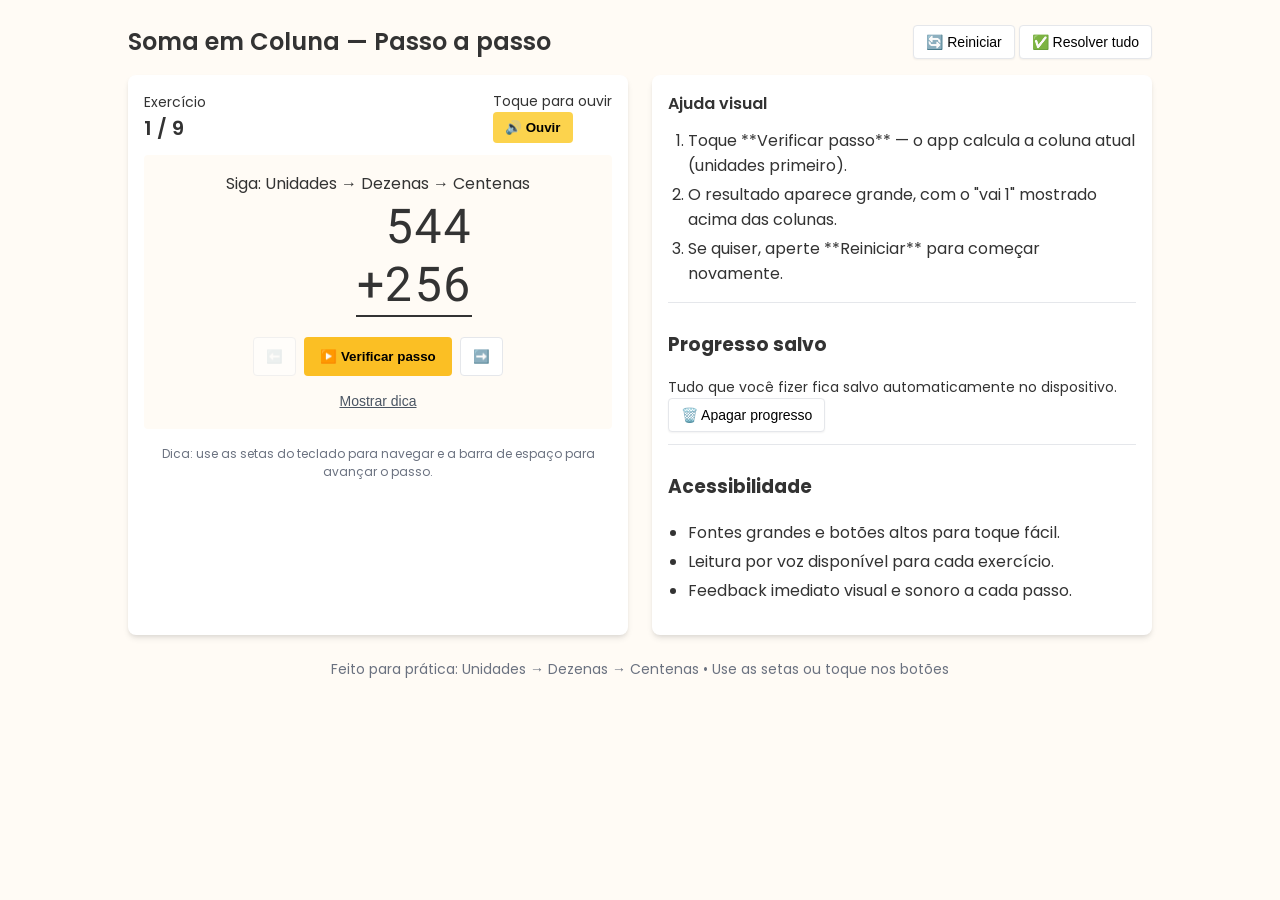
<file: index.html>
<!DOCTYPE html>
<html lang="pt-BR">
<head>
    <meta charset="UTF-8">
    <meta name="viewport" content="width=device-width, initial-scale=1.0">
    <title>Soma em Coluna - Exercícios Interativos</title>
    <style>
        @import url('https://fonts.googleapis.com/css2?family=Poppins:wght@400;600&family=Roboto+Mono:wght@400;700&display=swap');
        
        :root {
            --primary-bg: #fffbf5;
            --accent-color: #fcd34d;
            --accent-dark: #fbbf24;
            --text-color: #333;
            --gray-light: #f3f4f6;
            --border-color: #e5e7eb;
        }

        body {
            font-family: 'Poppins', sans-serif;
            background-color: var(--primary-bg);
            color: var(--text-color);
            margin: 0;
            padding: 1.5rem;
        }

        .container {
            max-width: 64rem;
            margin: auto;
        }

        header {
            display: flex;
            justify-content: space-between;
            align-items: center;
            margin-bottom: 1rem;
        }
        
        h1 {
            font-size: 1.5rem;
            font-weight: 600;
            margin: 0;
        }

        .button-group button {
            padding: 0.5rem 0.75rem;
            border-radius: 0.25rem;
            box-shadow: 0 1px 2px rgba(0,0,0,0.05);
            border: 1px solid var(--border-color);
            background-color: white;
            cursor: pointer;
            font-size: 0.875rem;
            transition: background-color 0.2s;
        }
        .button-group button:hover {
            background-color: var(--gray-light);
        }

        .main-grid {
            display: grid;
            grid-template-columns: 1fr;
            gap: 1.5rem;
        }
        @media (min-width: 768px) {
            .main-grid {
                grid-template-columns: 1fr 1fr;
            }
        }
        
        .panel {
            background-color: white;
            padding: 1rem;
            border-radius: 0.5rem;
            box-shadow: 0 4px 6px -1px rgba(0,0,0,0.1), 0 2px 4px -1px rgba(0,0,0,0.06);
        }
        
        .problem-info {
            display: flex;
            justify-content: space-between;
            align-items: center;
            margin-bottom: 0.75rem;
        }
        
        .problem-info .text-sm {
            font-size: 0.875rem;
        }
        
        .problem-info .text-xl {
            font-size: 1.25rem;
            font-weight: 600;
        }

        .action-button {
            padding: 0.5rem 0.75rem;
            border-radius: 0.25rem;
            background-color: var(--accent-color);
            font-weight: 600;
            border: none;
            cursor: pointer;
            transition: background-color 0.2s;
        }
        .action-button:hover {
            background-color: var(--accent-dark);
        }

        .problem-display {
            background-color: var(--primary-bg);
            border-radius: 0.25rem;
            padding: 1rem;
            text-align: center;
        }

        .problem-visual {
            display: flex;
            justify-content: center;
            align-items: flex-end;
            gap: 0.5rem;
            user-select: none;
        }

        .carries {
            display: flex;
            flex-direction: column;
            align-items: center;
            width: 4rem;
            font-size: 1rem;
            font-family: 'Roboto Mono', monospace;
            height: 4.5rem; /* space for 3 digits + carries */
        }
        .carries > div {
            height: 1.5rem;
            font-weight: 700;
            color: #d97706; /* amber-600 */
        }

        .numbers {
            text-align: right;
            font-family: 'Roboto Mono', monospace;
            font-size: 2rem;
        }
        @media (min-width: 768px) {
            .numbers {
                font-size: 3rem;
            }
        }

        .numbers .line-1, .numbers .line-2 {
            line-height: 1.2;
        }
        
        .numbers .result {
            border-top: 2px solid var(--text-color);
            margin-top: 0.25rem;
            padding-top: 0.25rem;
            font-size: 2.5rem;
            line-height: 1.2;
        }
        @media (min-width: 768px) {
            .numbers .result {
                font-size: 3.5rem;
            }
        }

        .navigation-buttons {
            margin-top: 1rem;
            display: flex;
            gap: 0.5rem;
            justify-content: center;
        }

        .nav-button {
            padding: 0.5rem 0.75rem;
            border-radius: 0.25rem;
            background-color: white;
            border: 1px solid var(--border-color);
            cursor: pointer;
            transition: background-color 0.2s;
        }
        .nav-button:hover {
            background-color: var(--gray-light);
        }
        .nav-button:disabled {
            opacity: 0.5;
            cursor: not-allowed;
        }

        .main-button {
            padding: 0.75rem 1rem;
            border-radius: 0.25rem;
            background-color: var(--accent-dark);
            color: black;
            font-weight: 600;
            border: none;
            cursor: pointer;
            transition: background-color 0.2s;
        }
        .main-button:hover {
            background-color: #f59e0b; /* amber-500 */
        }

        .hint-toggle {
            display: block;
            margin-top: 0.75rem;
            text-align: center;
        }
        .hint-toggle button {
            background: none;
            border: none;
            text-decoration: underline;
            cursor: pointer;
            font-size: 0.875rem;
            color: #4b5563;
        }
        .hint-box {
            margin-top: 0.75rem;
            background-color: white;
            padding: 0.5rem;
            border-radius: 0.25rem;
            font-size: 0.875rem;
            text-align: left;
        }

        .help-section {
            display: flex;
            flex-direction: column;
            gap: 0.75rem;
        }

        .help-section h2 {
            font-size: 1rem;
            font-weight: 600;
            margin: 0;
        }
        
        .help-section ol {
            padding-left: 1.25rem;
            margin: 0;
        }
        .help-section li {
            margin-bottom: 0.25rem;
        }

        .help-section p {
            font-size: 0.875rem;
            margin: 0;
        }

        .divider {
            border-top: 1px solid var(--border-color);
            padding-top: 0.5rem;
        }

        .keyboard-hint {
            margin-top: 1rem;
            text-align: center;
            font-size: 0.75rem;
            color: #6b7280;
        }
        .keyboard-hint kbd {
            background-color: white;
            border: 1px solid #d1d5db;
            border-radius: 0.25rem;
            padding: 0.1rem 0.4rem;
        }

        footer {
            margin-top: 1.5rem;
            text-align: center;
            font-size: 0.875rem;
            color: #6b7280;
        }
    </style>
</head>
<body>

<div class="container">
    <header>
        <h1>Soma em Coluna — Passo a passo</h1>
        <div class="button-group">
            <button onclick="resetCurrentProblem()" aria-label="Reiniciar exercício">
                🔄 Reiniciar
            </button>
            <button onclick="completeAllProblems()" aria-label="Resolver tudo">
                ✅ Resolver tudo
            </button>
        </div>
    </header>

    <main class="main-grid">
        <section class="panel">
            <div class="problem-info">
                <div>
                    <div class="text-sm">Exercício</div>
                    <div class="text-xl" id="problem-number">1 / 9</div>
                </div>
                <div class="text-right">
                    <div class="text-sm">Toque para ouvir</div>
                    <button class="action-button mt-1" onclick="speakProblem()">🔊 Ouvir</button>
                </div>
            </div>

            <div class="problem-display">
                <div class="text-xs mb-2">Siga: Unidades → Dezenas → Centenas</div>
                <div class="problem-visual">
                    <div class="carries">
                        <div id="carry-hundreds"></div>
                        <div id="carry-tens"></div>
                        <div id="carry-units"></div>
                    </div>
                    <div class="numbers">
                        <div class="line-1" id="number-a"></div>
                        <div class="line-2" id="number-b"></div>
                        <div class="result" id="result-line"></div>
                    </div>
                </div>

                <div class="navigation-buttons">
                    <button class="nav-button" id="prev-button" onclick="setProblemIndex(currentIndex - 1)" aria-label="Exercício anterior">⬅️</button>
                    <button class="main-button" onclick="checkNextStep()" aria-label="Verificar próximo passo">
                        ▶️ Verificar passo
                    </button>
                    <button class="nav-button" id="next-button" onclick="setProblemIndex(currentIndex + 1)" aria-label="Próximo exercício">➡️</button>
                </div>

                <div class="hint-toggle">
                    <button id="hint-button" onclick="toggleHints()">Mostrar dica</button>
                </div>

                <div id="hint-box" class="hint-box" style="display: none;">
                    <div><strong>Unidades:</strong> some os algarismos das unidades. Se for 10 ou mais, escreva só a unidade e suba 1.</div>
                    <div><strong>Dezenas:</strong> some as dezenas e o que subiu das unidades.</div>
                    <div><strong>Centenas:</strong> some as centenas e o que subiu das dezenas.</div>
                </div>
            </div>

            <div class="keyboard-hint">Dica: use as setas do teclado para navegar e a barra de espaço para avançar o passo.</div>
        </section>

        <aside class="panel help-section">
            <h2 class="font-semibold">Ajuda visual</h2>
            <ol>
                <li>Toque **Verificar passo** — o app calcula a coluna atual (unidades primeiro).</li>
                <li>O resultado aparece grande, com o "vai 1" mostrado acima das colunas.</li>
                <li>Se quiser, aperte **Reiniciar** para começar novamente.</li>
            </ol>

            <div class="divider">
                <h3 class="font-semibold">Progresso salvo</h3>
                <p>Tudo que você fizer fica salvo automaticamente no dispositivo.</p>
                <div class="button-group mt-2">
                    <button onclick="clearProgress()">🗑️ Apagar progresso</button>
                </div>
            </div>

            <div class="divider">
                <h3 class="font-semibold">Acessibilidade</h3>
                <ul style="list-style-type: disc; padding-left: 1.25rem;">
                    <li>Fontes grandes e botões altos para toque fácil.</li>
                    <li>Leitura por voz disponível para cada exercício.</li>
                    <li>Feedback imediato visual e sonoro a cada passo.</li>
                </ul>
            </div>
        </aside>
    </main>

    <footer>Feito para prática: Unidades → Dezenas → Centenas • Use as setas ou toque nos botões</footer>
</div>

<script>
    const PROBLEMS = [
        [544, 256], [624, 347], [564, 288], [545, 286], [654, 268],
        [458, 259], [532, 399], [445, 298], [546, 298],
    ];
    const STORAGE_KEY = "soma_coluna_progress_v1";

    let currentIndex = 0;
    let state = [];

    const getInitialState = () => {
        const saved = localStorage.getItem(STORAGE_KEY);
        return saved ? JSON.parse(saved) : PROBLEMS.map(() => ({ step: 0, carries: [0, 0, 0], answers: [null, null, null], showHints: false }));
    };

    const saveState = () => {
        localStorage.setItem(STORAGE_KEY, JSON.stringify(state));
    };

    const render = () => {
        const problemState = state[currentIndex];
        const [a, b] = PROBLEMS[currentIndex];

        const digits = (n) => {
            const s = String(n).padStart(3, "0");
            return [Number(s[0]), Number(s[1]), Number(s[2])];
        };
        const ad = digits(a);
        const bd = digits(b);

        document.getElementById('problem-number').innerText = `${currentIndex + 1} / ${PROBLEMS.length}`;
        document.getElementById('number-a').innerText = String(a).padStart(3, " ");
        document.getElementById('number-b').innerText = `+${String(b).padStart(2, " ")}`;
        
        // Corrigir formatação do resultado
        let resultDisplay = '';
        for (let i = 0; i < 3; i++) {
            if (problemState.answers[i] !== null) {
                resultDisplay += problemState.answers[i];
            } else {
                resultDisplay += ' ';
            }
        }
        document.getElementById('result-line').innerText = resultDisplay;

        document.getElementById('carry-hundreds').innerText = problemState.carries[0] > 0 ? `+${problemState.carries[0]}` : "";
        document.getElementById('carry-tens').innerText = problemState.carries[1] > 0 ? `+${problemState.carries[1]}` : "";
        document.getElementById('carry-units').innerText = problemState.carries[2] > 0 ? `+${problemState.carries[2]}` : "";

        document.getElementById('hint-box').style.display = problemState.showHints ? 'block' : 'none';
        document.getElementById('hint-button').innerText = problemState.showHints ? 'Ocultar dicas' : 'Mostrar dica';
        
        // Atualizar estado dos botões de navegação
        document.getElementById('prev-button').disabled = currentIndex === 0;
        document.getElementById('next-button').disabled = currentIndex === PROBLEMS.length - 1;
    };

    const speak = (text) => {
        if (window.speechSynthesis) {
            const utterance = new SpeechSynthesisUtterance(text);
            utterance.lang = "pt-BR";
            window.speechSynthesis.cancel();
            window.speechSynthesis.speak(utterance);
        }
    };

    const setProblemIndex = (newIndex) => {
        if (newIndex >= 0 && newIndex < PROBLEMS.length) {
            currentIndex = newIndex;
            render();
        }
    };

    const resetCurrentProblem = () => {
        state[currentIndex] = { step: 0, carries: [0, 0, 0], answers: [null, null, null], showHints: false };
        saveState();
        render();
        speak("Exercício reiniciado");
    };

    const completeAllProblems = () => {
        PROBLEMS.forEach((p, i) => {
            const digits = (n) => String(n).padStart(3, "0").split('').map(Number);
            const ad = digits(p[0]);
            const bd = digits(p[1]);
            const carries = [0, 0, 0];
            const answers = [null, null, null];
            
            // Corrigir lógica de cálculo
            let sum = ad[2] + bd[2];
            answers[2] = sum % 10;
            carries[1] = Math.floor(sum / 10);
            
            sum = ad[1] + bd[1] + carries[1];
            answers[1] = sum % 10;
            carries[0] = Math.floor(sum / 10);
            
            sum = ad[0] + bd[0] + carries[0];
            answers[0] = sum % 10;
            if (sum >= 10) {
                // Se o resultado das centenas for >= 10, mostrar o número completo
                answers[0] = sum;
            }
            
            state[i] = { step: 3, carries, answers, showHints: false };
        });
        saveState();
        render();
        speak("Todos os exercícios foram resolvidos automaticamente.");
    };

    const checkNextStep = () => {
        const problemState = state[currentIndex];
        if (problemState.step >= 3) {
            speak("Exercício já concluído.");
            return;
        }

        const [a, b] = PROBLEMS[currentIndex];
        const digits = (n) => String(n).padStart(3, "0").split('').map(Number);
        const ad = digits(a);
        const bd = digits(b);
        
        const colIndex = 2 - problemState.step; // 2, 1, 0 (unidades, dezenas, centenas)
        const currentCarry = problemState.carries[colIndex];
        const sum = ad[colIndex] + bd[colIndex] + currentCarry;
        const digit = sum % 10;
        const newCarry = Math.floor(sum / 10);

        problemState.answers[colIndex] = digit;
        
        // Corrigir lógica do carry
        if (colIndex > 0) {
            problemState.carries[colIndex - 1] = newCarry;
        }
        
        // Para a coluna das centenas, se houver carry, mostrar o número completo
        if (colIndex === 0 && newCarry > 0) {
            problemState.answers[0] = sum;
        }
        
        problemState.step++;
        
        saveState();
        render();
        
        // Melhorar feedback de voz
        const carryText = currentCarry > 0 ? ` mais ${currentCarry} que subiu` : '';
        const newCarryText = newCarry > 0 ? ` Sobe ${newCarry}.` : '';
        speak(`${ad[colIndex]} mais ${bd[colIndex]}${carryText} é ${sum}. Escreve ${digit}.${newCarryText}`);
    };

    const toggleHints = () => {
        state[currentIndex].showHints = !state[currentIndex].showHints;
        saveState();
        render();
    };

    const clearProgress = () => {
        localStorage.removeItem(STORAGE_KEY);
        state = getInitialState();
        render();
        speak("Progresso apagado. Todos os exercícios foram reiniciados.");
    };

    const speakProblem = () => {
        const [a, b] = PROBLEMS[currentIndex];
        speak(`Exercício ${currentIndex + 1}. ${a} mais ${b}.`);
    };

    document.addEventListener('DOMContentLoaded', () => {
        state = getInitialState();
        render();

        document.addEventListener('keydown', (e) => {
            if (e.key === "ArrowRight") {
                e.preventDefault();
                setProblemIndex(currentIndex + 1);
            } else if (e.key === "ArrowLeft") {
                e.preventDefault();
                setProblemIndex(currentIndex - 1);
            } else if (e.key === " ") {
                e.preventDefault();
                checkNextStep();
            }
        });
    });
</script>

</body>
</html>
</file>
